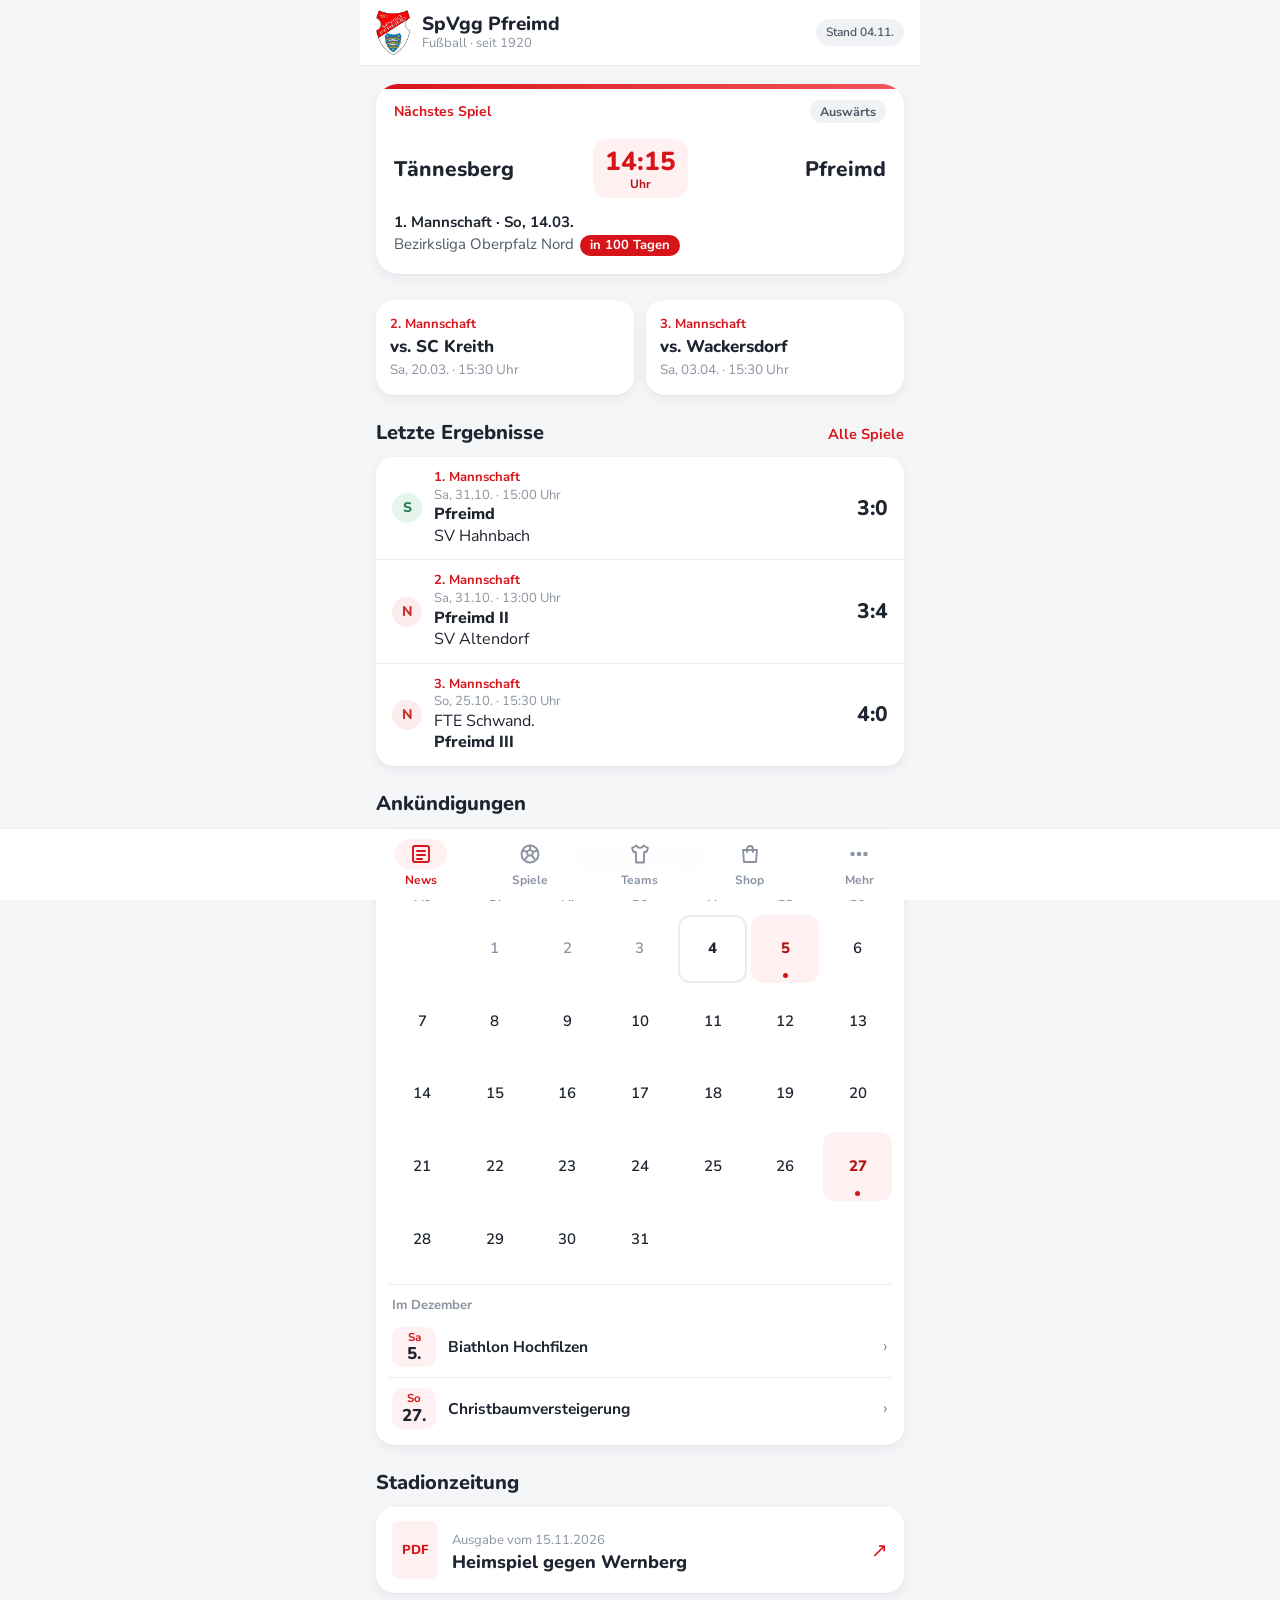
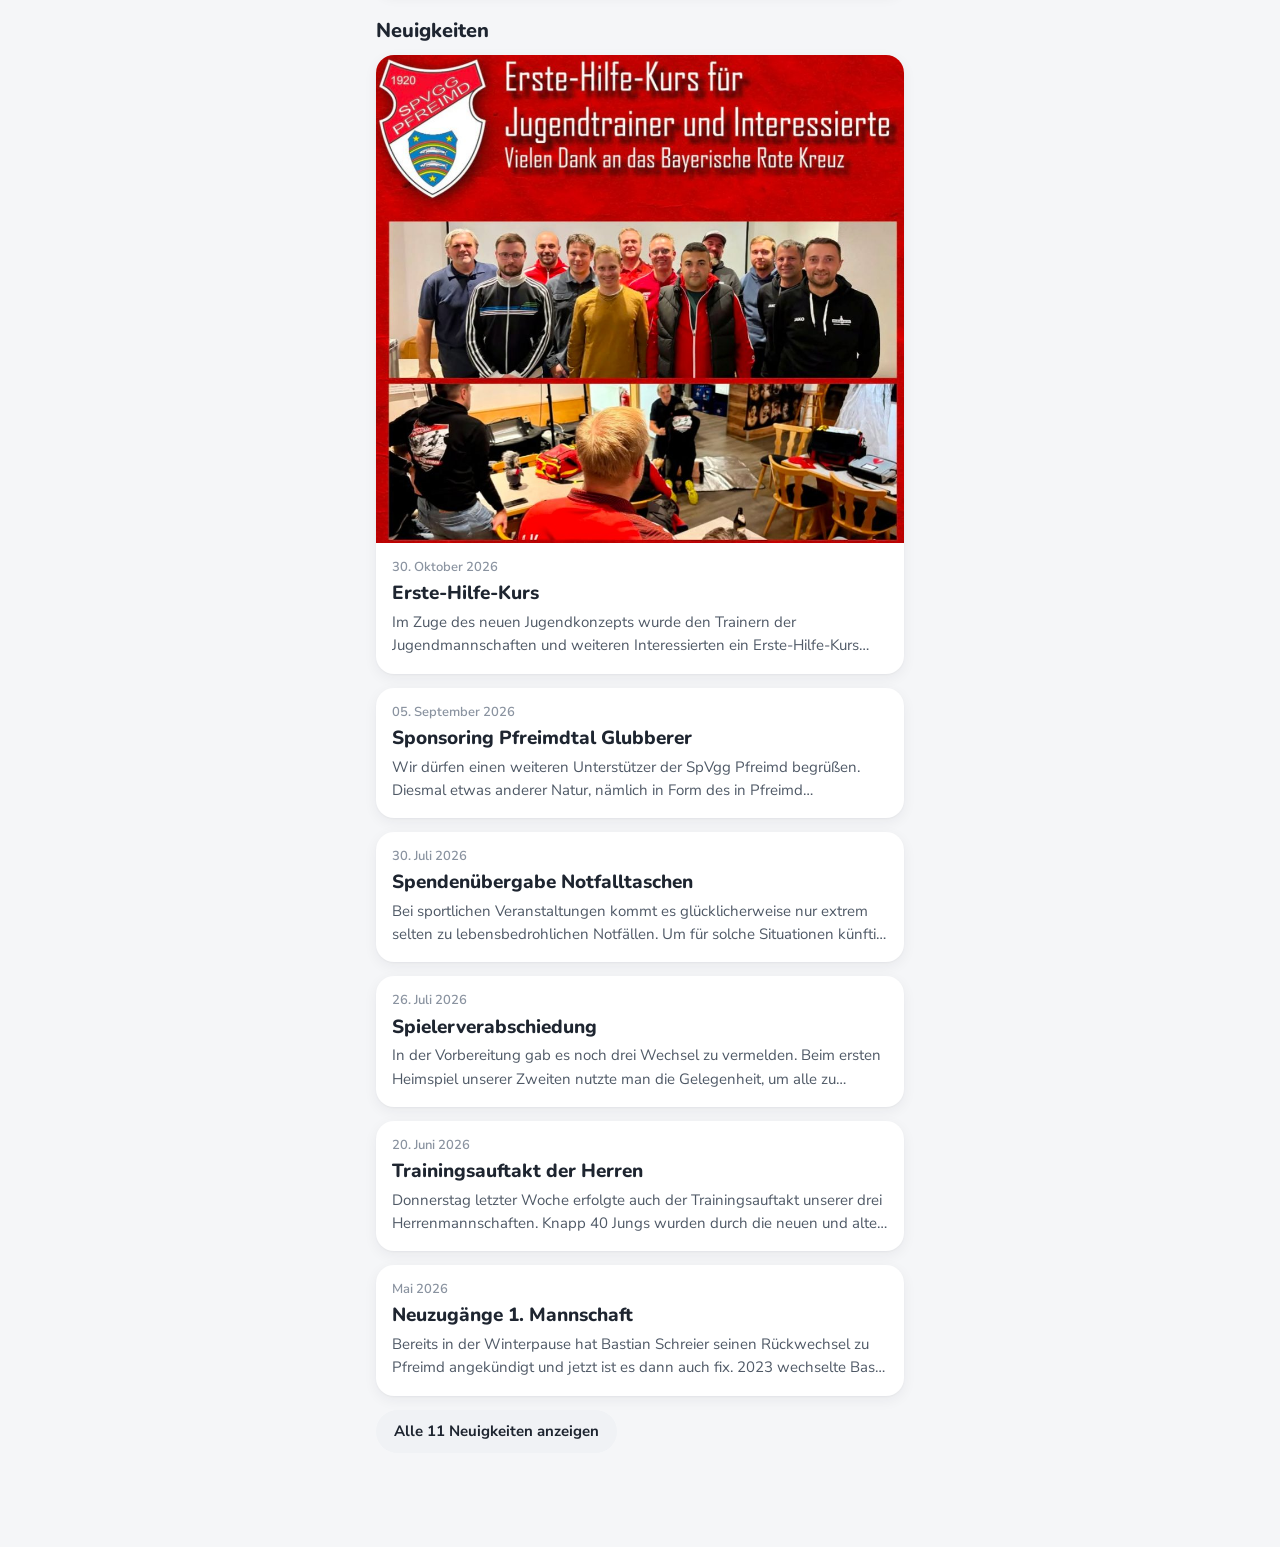
<file: index.html>
<!doctype html>
<html lang="de">
<head>
<meta charset="utf-8">
<meta name="viewport" content="width=device-width, initial-scale=1, viewport-fit=cover">
<title>SpVgg Pfreimd</title>
<meta name="description" content="Die App der SpVgg Pfreimd, Abteilung Fußball: News, Spiele, Tabellen, Teams und Fanshop.">
<meta name="theme-color" content="#FFFFFF">
<link rel="manifest" href="manifest.webmanifest">
<link rel="icon" href="img/icon-192.png" type="image/png">
<link rel="apple-touch-icon" href="img/apple-touch-icon.png">
<meta name="apple-mobile-web-app-capable" content="yes">
<meta name="apple-mobile-web-app-status-bar-style" content="default">
<meta name="apple-mobile-web-app-title" content="SpVgg Pfreimd">
<link rel="preconnect" href="https://fonts.googleapis.com">
<link rel="preconnect" href="https://fonts.gstatic.com" crossorigin>
<link rel="stylesheet" href="https://fonts.googleapis.com/css2?family=Nunito:wght@700;800&family=Nunito+Sans:wght@400;600;700&display=swap">
<link rel="stylesheet" href="style.css">
<script src="app.js" defer></script>
</head>
<body>
<div class="app">
  <header class="top"><div class="top-in gutter">
    <img src="img/wappen.webp" alt="Wappen SpVgg Pfreimd" width="34" height="45">
    <div class="brand"><b>SpVgg Pfreimd</b><span>Fußball · seit 1920</span></div>
    <span class="src" id="src">Stand 04.11.</span>
  </div></header>
  <main id="view" class="gutter view"></main>
</div>

<nav class="tabs" aria-label="Bereiche"><div class="tabs-in">
  <a href="#news" data-tab="news"><svg viewBox="0 0 24 24"><rect x="4" y="4" width="16" height="16" rx="2"/><path d="M8 9h8M8 13h8M8 17h5"/></svg>News</a>
  <a href="#spiele" data-tab="spiele"><svg viewBox="0 0 24 24"><circle cx="12" cy="12" r="8.5"/><path d="M12 7.5l3.2 2.3-1.2 3.7h-4l-1.2-3.7zM12 3.5v4M15.2 9.8l4-1.3M14 13.5l2.4 3.4M10 13.5l-2.4 3.4M8.8 9.8l-4-1.3"/></svg>Spiele</a>
  <a href="#teams" data-tab="teams"><svg viewBox="0 0 24 24"><path d="M8.5 3.5L4 6l1.5 4H8v10.5h8V10h2.5L20 6l-4.5-2.5c-.5 1.4-1.8 2.3-3.5 2.3S9 4.9 8.5 3.5z"/></svg>Teams</a>
  <a href="#shop" data-tab="shop"><svg viewBox="0 0 24 24"><path d="M5 8h14l-1 12H6z"/><path d="M9 10V7a3 3 0 016 0v3"/></svg>Shop</a>
  <a href="#mehr" data-tab="mehr"><svg viewBox="0 0 24 24"><circle cx="5.5" cy="12" r="1.3"/><circle cx="12" cy="12" r="1.3"/><circle cx="18.5" cy="12" r="1.3"/></svg>Mehr</a>
</div></nav>

<div class="sheet" id="sheet" hidden role="dialog" aria-modal="true" aria-labelledby="sheet-title">
  <div class="bar"><div class="bar-in gutter"><button class="back" id="back" type="button">‹ Zurück</button></div></div>
  <div class="body gutter" id="sheet-body"></div>
</div>
</body>
</html>
</file>
<file: style.css>
/* =========================================================
   SpVgg Pfreimd App – Gestaltung (Version 1.1, helles Design)
   Alle Farben und Schriften stehen ganz oben in :root.
   Vereinsrot = --red. Die App ist bewusst immer hell.
   ========================================================= */
html{-webkit-text-size-adjust:100%}
html,body{margin:0}
:root{padding-top:env(safe-area-inset-top,0px)}
img{max-width:100%}
[hidden]{display:none!important}
img{transition:opacity .3s ease}
img[data-wait]{opacity:0}

/* Layout: App-Rahmen max. 560px, weiße Kopfleiste oben, Leiste unten, helle Karten dazwischen. */
:root{
  color-scheme:light;
  --red:#D7141A;          /* Vereinsrot für Akzente */
  --red-dark:#B30F14;
  --red-soft:#FFF1F1;     /* zartes Rot für Flächen */
  --bg:#F5F6F8;           /* Seitengrund */
  --surface:#FFFFFF;      /* Karten */
  --surface-2:#F0F2F5;
  --ink:#1E2530;          /* Haupttext */
  --ink-2:#4F5966;
  --ink-3:#8A93A0;
  --line:#E9ECF0;
  --win:#23804F;  --win-bg:#E6F4EC;
  --draw:#5F6875; --draw-bg:#EDEFF2;
  --loss:#C9302C; --loss-bg:#FDECEC;
  --f-head:"Nunito","Trebuchet MS",system-ui,sans-serif;   /* Überschriften & Zahlen */
  --f-body:"Nunito Sans",-apple-system,BlinkMacSystemFont,"Segoe UI",Roboto,sans-serif;
  --r:18px;
  --shadow:0 1px 2px rgba(30,37,48,.04),0 4px 14px rgba(30,37,48,.06);
}

*{box-sizing:border-box}
html,body{background:var(--bg)}
body{color:var(--ink);font-family:var(--f-body);font-size:16px;line-height:1.55;-webkit-tap-highlight-color:transparent}
body::before{content:"";position:fixed;inset:0 0 auto;height:env(safe-area-inset-top,0px);z-index:30;background:var(--surface)}
button{font:inherit;color:inherit}
a{color:inherit}
:focus-visible{outline:3px solid rgba(215,20,26,.35);outline-offset:2px;border-radius:8px}

.app{max-width:560px;margin:0 auto;min-height:100vh;padding-bottom:calc(84px + env(safe-area-inset-bottom,0px))}
.gutter{padding-left:max(16px,env(safe-area-inset-left,0px));padding-right:max(16px,env(safe-area-inset-right,0px))}

/* Kopfleiste */
.top{position:sticky;top:env(safe-area-inset-top,0px);z-index:20;background:rgba(255,255,255,.94);backdrop-filter:saturate(1.4) blur(10px);-webkit-backdrop-filter:saturate(1.4) blur(10px);border-bottom:1px solid var(--line)}
.top-in{display:flex;align-items:center;gap:12px;padding-block:10px;max-width:560px;margin:0 auto}
.top img{width:34px;height:auto}
.brand{display:flex;flex-direction:column;line-height:1.15}
.brand b{font-family:var(--f-head);font-weight:800;font-size:19px;color:var(--ink)}
.brand span{font-size:13px;color:var(--ink-3)}
.src{margin-left:auto;font-size:12px;font-weight:600;color:var(--ink-2);background:var(--surface-2);padding:4px 10px;border-radius:99px;white-space:nowrap}

main{padding-block:18px 10px}
.pane{display:flex;flex-direction:column;gap:26px}
.sec{display:flex;flex-direction:column;gap:12px}
.h{font-family:var(--f-head);font-weight:800;font-size:20px;line-height:1.2;color:var(--ink);margin:0;display:flex;align-items:baseline;justify-content:space-between;gap:8px}
.h a,.h button{font-family:var(--f-body);font-size:14.5px;font-weight:700;color:var(--red);background:none;border:0;padding:0;cursor:pointer;text-decoration:none}
.card{background:var(--surface);border-radius:var(--r);box-shadow:var(--shadow)}
.muted{color:var(--ink-3)}
.tabnum{font-variant-numeric:tabular-nums}

/* Nächstes Spiel */
.next{background:var(--surface);border-radius:22px;box-shadow:var(--shadow);padding:16px 18px 18px;position:relative;overflow:hidden}
.next::before{content:"";position:absolute;inset:0 0 auto;height:5px;background:linear-gradient(90deg,var(--red),#F0565A)}
.next .lbl{display:flex;justify-content:space-between;align-items:center;gap:8px;font-size:14px;font-weight:700;color:var(--red)}
.next .lbl span:last-child{font-size:12.5px;font-weight:700;color:var(--ink-2);background:var(--surface-2);padding:2px 10px;border-radius:99px}
.next .vs{display:grid;grid-template-columns:minmax(0,1fr) auto minmax(0,1fr);align-items:center;gap:10px;margin:16px 0 14px}
.next .tm{font-family:var(--f-head);font-weight:800;font-size:clamp(18px,5vw,21px);line-height:1.15;text-wrap:balance;hyphens:auto;-webkit-hyphens:auto;color:var(--ink)}
.next .tm:last-child{text-align:right}
.next .mid{font-family:var(--f-head);font-weight:800;font-size:26px;line-height:1;text-align:center;color:var(--red);background:var(--red-soft);border-radius:14px;padding:10px 12px 8px}
.next .mid small{display:block;font-size:12px;font-family:var(--f-body);font-weight:700;margin-top:3px;color:var(--red-dark)}
.next .when{font-size:15px;color:var(--ink-2);line-height:1.45}
.next .when b{color:var(--ink);font-weight:700}
.pill{display:inline-block;background:var(--red);color:#fff;border-radius:99px;padding:1px 10px;font-size:13px;font-weight:700;margin-left:6px}

.minis{display:grid;grid-template-columns:1fr 1fr;gap:12px}
.mini{padding:14px;display:flex;flex-direction:column;gap:3px;min-width:0;border:0;text-align:left;cursor:pointer}
.mini .t{font-size:13px;font-weight:700;color:var(--red)}
.mini .o{font-family:var(--f-head);font-weight:800;font-size:17px;line-height:1.2}
.mini .d{font-size:13.5px;color:var(--ink-3)}

/* Ergebnisliste */
.rows{display:flex;flex-direction:column}
.row{display:grid;grid-template-columns:auto 1fr auto;gap:12px;align-items:center;padding:12px 16px;border-top:1px solid var(--line)}
.row:first-child{border-top:0}
.row .meta{font-size:13px;color:var(--ink-3)}
.row .teams{min-width:0;line-height:1.35}
.row .teams div{white-space:nowrap;overflow:hidden;text-overflow:ellipsis}
.own{font-weight:800}
.score{font-family:var(--f-head);font-weight:800;font-size:21px;text-align:right;line-height:1.1}
.score.time{font-size:16px;font-weight:700;color:var(--ink-2)}
.badge{width:30px;height:30px;border-radius:50%;display:grid;place-items:center;font-family:var(--f-head);font-weight:800;font-size:14px}
.b-win{background:var(--win-bg);color:var(--win)}
.b-draw{background:var(--draw-bg);color:var(--draw)}
.b-defeat{background:var(--loss-bg);color:var(--loss)}
.b-pre{background:var(--surface-2);color:var(--ink-3)}
.tagline{font-size:13px;font-weight:700;color:var(--red)}

/* Termine */
.events{display:flex;gap:12px;overflow-x:auto;padding:2px 2px 6px;margin:-2px -2px 0;scrollbar-width:none}
.ev{flex:0 0 auto;display:flex;gap:12px;align-items:center;padding:12px 16px 12px 12px}
.cal{width:48px;border-radius:12px;overflow:hidden;text-align:center;background:var(--red-soft)}
.cal i{display:block;font-style:normal;color:var(--red);font-size:12px;font-weight:700;padding-top:4px}
.cal b{display:block;font-family:var(--f-head);font-size:21px;font-weight:800;line-height:1.2;padding-bottom:4px;color:var(--ink)}
.ev span{font-weight:700;font-size:15px;max-width:24ch;min-width:0;line-height:1.3;hyphens:auto;-webkit-hyphens:auto;overflow-wrap:break-word}  /* lange Wörter werden getrennt */

/* Stadionzeitung */
.paper{display:flex;align-items:center;gap:14px;padding:14px 16px;text-decoration:none}
.paper .ic{width:46px;height:58px;border-radius:8px;background:var(--red-soft);color:var(--red);display:grid;place-items:center;flex:none;font-family:var(--f-head);font-weight:800;font-size:13px}
.paper b{display:block;font-family:var(--f-head);font-size:18px;font-weight:800;line-height:1.25}
.paper .go{margin-left:auto;color:var(--red);font-size:20px}

/* News */
.news{display:flex;flex-direction:column;gap:14px}
.nc{display:flex;flex-direction:column;overflow:hidden;border:0;padding:0;text-align:left;cursor:pointer;width:100%}
.nc .img{width:100%;max-width:100%;height:auto;display:block;background:var(--surface-2)}  /* Bild vollständig, nichts abgeschnitten */
.nc .tx{padding:14px 16px 16px;display:flex;flex-direction:column;gap:5px}
.nc h3{margin:0;font-family:var(--f-head);font-weight:800;font-size:19px;line-height:1.25;text-wrap:balance}
.nc p{margin:0;color:var(--ink-2);font-size:15px;display:-webkit-box;-webkit-line-clamp:2;-webkit-box-orient:vertical;overflow:hidden}
.date{font-size:13px;color:var(--ink-3);font-weight:600}

/* Umschalter */
.seg{display:grid;grid-auto-flow:column;grid-auto-columns:1fr;background:var(--surface-2);border-radius:14px;padding:4px;gap:4px}
.seg button{border:0;background:none;padding:8px 6px;border-radius:10px;font-weight:700;font-size:14.5px;cursor:pointer;color:var(--ink-2);white-space:nowrap}
.seg button[aria-pressed="true"]{background:var(--surface);color:var(--ink);box-shadow:var(--shadow)}
.seg.red button[aria-pressed="true"]{background:var(--red);color:#fff}
.liga{font-size:14px;color:var(--ink-2);display:flex;justify-content:space-between;gap:8px;flex-wrap:wrap}

/* Tabelle */
.tblwrap{overflow-x:auto}
table{width:100%;border-collapse:collapse;font-size:14.5px}
th{font-size:12.5px;color:var(--ink-3);font-weight:700;text-align:right;padding:12px 6px 8px}
td{padding:10px 6px;text-align:right;border-top:1px solid var(--line)}
th:nth-child(2),td:nth-child(2){text-align:left;width:100%}
td:first-child,th:first-child{padding-left:14px;text-align:left;width:2.4em}
td:last-child,th:last-child{padding-right:14px;font-weight:800}
td.rk{font-weight:700}
tr.up1 td.rk,tr.up2 td.rk{box-shadow:inset 3px 0 0 var(--win)}
tr.down1 td.rk,tr.down2 td.rk{box-shadow:inset 3px 0 0 var(--loss)}
tr.me td{background:var(--red-soft);font-weight:800;color:var(--red-dark)}
.opt{display:none}
@media (min-width:430px){.opt{display:table-cell}}
.legend{display:flex;gap:16px;font-size:13px;color:var(--ink-3);flex-wrap:wrap}
.legend i{display:inline-block;width:10px;height:10px;border-radius:3px;margin-right:6px;vertical-align:-1px}

/* Teams */
.team{overflow:hidden}
.team .ph{aspect-ratio:16/9;width:100%;max-width:100%;background:radial-gradient(circle at 30% 20%,#fff 0,var(--red-soft) 70%);position:relative;display:grid;place-items:center}
.team .ph img{position:absolute;inset:0;width:100%;height:100%;object-fit:cover}
.team .ph span{font-family:var(--f-head);font-weight:800;font-size:56px;color:var(--red);opacity:.85}
.team .bd{padding:16px;display:flex;flex-direction:column;gap:12px}
.team h3{margin:0;font-family:var(--f-head);font-weight:800;font-size:23px;line-height:1.15}
.stats{display:flex;gap:10px}
.stats div{display:flex;flex-direction:column;background:var(--surface-2);border-radius:12px;padding:8px 12px;min-width:72px}
.stats b{font-family:var(--f-head);font-weight:800;font-size:21px;line-height:1.1}
.stats span{font-size:12.5px;color:var(--ink-3)}
.staff{display:grid;grid-template-columns:auto 1fr;gap:3px 14px;font-size:14.5px;margin:0}
.staff dt{color:var(--ink-3)}
.staff dd{margin:0;font-weight:600}
.btn{display:inline-flex;align-items:center;justify-content:center;gap:6px;border:0;border-radius:99px;background:var(--red);color:#fff;font-weight:700;padding:10px 18px;cursor:pointer;text-decoration:none;font-size:15px}
.btn.ghost{background:var(--surface-2);color:var(--ink)}

/* Shop */
.chips{display:flex;gap:8px;overflow-x:auto;scrollbar-width:none;padding-bottom:2px}
.chip{flex:none;border:1px solid var(--line);background:var(--surface);border-radius:99px;padding:7px 14px;font-size:14px;font-weight:700;cursor:pointer;color:var(--ink-2)}
.chip[aria-pressed="true"]{background:var(--red);color:#fff;border-color:var(--red)}
.grid{display:grid;grid-template-columns:repeat(2,minmax(0,1fr));gap:12px}
.prod{display:flex;flex-direction:column;overflow:hidden;text-decoration:none}
.prod .pi{aspect-ratio:1;width:100%;max-width:100%;background:var(--surface-2);display:grid;place-items:center;position:relative}
.prod .pi img.real{position:absolute;inset:0;width:100%;height:100%;object-fit:contain;background:#fff}
.prod .pi img.ph{width:32%;opacity:.3}
.prod .pb{padding:10px 14px 14px;display:flex;flex-direction:column;gap:2px;flex:1}
.prod b{font-weight:700;font-size:15px;line-height:1.3}
.prod .var{font-size:13px;color:var(--ink-3)}
.prod .pr{margin-top:auto;padding-top:6px;font-family:var(--f-head);font-weight:800;font-size:18px;color:var(--red)}
.note{font-size:14.5px;color:var(--ink-2);background:var(--red-soft);border-radius:14px;padding:12px 16px;margin:0}

/* Mehr */
.list{display:flex;flex-direction:column}
.li{display:flex;align-items:center;gap:12px;padding:14px 16px;border:0;border-top:1px solid var(--line);background:none;text-align:left;width:100%;cursor:pointer;text-decoration:none;font-size:16px;font-weight:600}
.li:first-child{border-top:0}
.li .ext,.li .chev{margin-left:auto;color:var(--ink-3);font-size:16px;font-weight:400}
.li small{display:block;color:var(--ink-3);font-size:13.5px;font-weight:400}
.foot{text-align:center;color:var(--ink-3);font-size:13.5px;padding:8px 0 12px}
.foot b{display:block;font-family:var(--f-head);font-weight:800;font-size:19px;color:var(--red)}

/* Detailansicht */
.sheet{position:fixed;inset:0;z-index:40;background:var(--bg);overflow-y:auto;padding-bottom:calc(24px + env(safe-area-inset-bottom,0px))}
.sheet .bar{position:sticky;top:0;z-index:2;background:rgba(255,255,255,.95);border-bottom:1px solid var(--line);padding-top:env(safe-area-inset-top,0px)}
.sheet .bar-in{display:flex;align-items:center;gap:8px;padding-block:8px;max-width:560px;margin:0 auto}
.back{border:0;background:none;color:var(--red);font-weight:700;font-size:16px;padding:6px 4px;cursor:pointer;display:flex;align-items:center;gap:4px}
.sheet .body{max-width:560px;margin:0 auto;padding-block:18px;display:flex;flex-direction:column;gap:14px}
.sheet h2{margin:0;font-family:var(--f-head);font-weight:800;font-size:27px;line-height:1.2;text-wrap:balance}
.sheet p{margin:0;max-width:65ch;font-size:16.5px;line-height:1.65}
.sheet .hero{width:100%;max-width:100%;border-radius:var(--r);display:block}
.tl{list-style:none;margin:0;padding:0 0 0 20px;border-left:2px solid var(--line);display:flex;flex-direction:column;gap:18px}
.tl li{position:relative}
.tl li::before{content:"";position:absolute;left:-27px;top:5px;width:12px;height:12px;border-radius:50%;background:var(--red);box-shadow:0 0 0 4px var(--bg)}
.tl .when{font-size:13px;font-weight:700;color:var(--red)}
.tl b{display:block;font-family:var(--f-head);font-weight:800;font-size:18px;line-height:1.25}
.tl p{font-size:15px;color:var(--ink-2)}
.kv{display:grid;grid-template-columns:1fr}
.kv div{padding:11px 16px;border-top:1px solid var(--line);font-weight:600}
.kv div:first-child{border-top:0}
.kv span{display:block;font-size:13px;color:var(--ink-3);font-weight:400}
.copy{display:flex;gap:8px;align-items:center;flex-wrap:wrap}
.copy code{font-family:var(--f-body);font-size:16px;font-weight:700;user-select:all;background:var(--surface);padding:8px 12px;border-radius:12px;box-shadow:var(--shadow)}

/* Leiste unten */
.tabs{position:fixed;left:0;right:0;bottom:0;z-index:25;background:rgba(255,255,255,.96);backdrop-filter:blur(10px);-webkit-backdrop-filter:blur(10px);border-top:1px solid var(--line);padding-bottom:env(safe-area-inset-bottom,0px);padding-left:env(safe-area-inset-left,0px);padding-right:env(safe-area-inset-right,0px)}
.tabs-in{max-width:560px;margin:0 auto;display:grid;grid-template-columns:repeat(5,1fr);padding:6px 6px 4px}
.tabs a{display:flex;flex-direction:column;align-items:center;gap:2px;padding:4px 0 6px;text-decoration:none;color:var(--ink-3);font-size:12px;font-weight:700}
.tabs svg{width:24px;height:24px;padding:3px 14px;box-sizing:content-box;border-radius:99px;fill:none;stroke:currentColor;stroke-width:1.9;stroke-linecap:round;stroke-linejoin:round;transition:background .15s}
.tabs a[aria-current="page"]{color:var(--red)}
.tabs a[aria-current="page"] svg{background:var(--red-soft)}
@media (prefers-reduced-motion:no-preference){.view{animation:in .2s ease-out}@keyframes in{from{opacity:.5;transform:translateY(4px)}}}

/* Jugend (ab Version 1.6) */
.chipsep{flex:none;width:1px;background:var(--line);margin:4px 2px}
.score.state{font-size:13px;font-weight:700;color:var(--ink-3);font-family:var(--f-body)}
.ylist{display:flex;flex-direction:column;gap:10px}
.yt{display:flex;align-items:center;gap:14px;padding:10px 14px 10px 10px;text-decoration:none}
.yph{width:76px;height:56px;flex:none;border-radius:12px;overflow:hidden;position:relative;background:radial-gradient(circle at 30% 20%,#fff 0,var(--red-soft) 75%);display:grid;place-items:center}
.yph b{font-family:var(--f-head);font-weight:800;font-size:20px;color:var(--red)}
.yph img{position:absolute;inset:0;width:100%;height:100%;object-fit:cover}
.ytx{display:flex;flex-direction:column;min-width:0;line-height:1.3}
.ytx b{font-family:var(--f-head);font-weight:800;font-size:17px}
.ytx span{font-size:13.5px;color:var(--ink-3);overflow:hidden;text-overflow:ellipsis;white-space:nowrap}
.ypos{margin-left:auto;display:flex;flex-direction:column;align-items:center;background:var(--surface-2);border-radius:12px;padding:6px 10px;min-width:56px}
.ypos b{font-family:var(--f-head);font-weight:800;font-size:18px;line-height:1.1}
.ypos small{font-size:11.5px;color:var(--ink-3)}
.yt .chev{margin-left:auto;color:var(--ink-3);font-size:18px}
.opt-x{display:none}

/* Redaktion (ab Version 1.7) */
.form{display:flex;flex-direction:column;gap:16px}
.form label,.field{display:flex;flex-direction:column;gap:6px;font-weight:700;font-size:14.5px}
.flabel{font-weight:700;font-size:14.5px}
.form input:not([type=checkbox]):not([type=file]),.form textarea{font:inherit;font-size:16px;font-weight:400;padding:11px 14px;border:1px solid var(--line);border-radius:12px;background:var(--surface);color:var(--ink);width:100%}
.form input:focus,.form textarea:focus{outline:none;border-color:var(--red);box-shadow:0 0 0 3px rgba(215,20,26,.15)}
.form textarea{resize:vertical;min-height:200px;line-height:1.55}
.hint{font-weight:400;font-size:13.5px;color:var(--ink-3)}
.form .check{flex-direction:row;align-items:center;gap:10px;font-weight:600}
.form .check input{width:20px;height:20px;accent-color:var(--red)}
.formbtns{display:flex;gap:10px;flex-wrap:wrap}
.formbtns .btn[disabled]{opacity:.45}
.formmsg{margin:0;color:var(--loss);font-weight:600;font-size:14.5px}
.formmsg:empty{display:none}
.btn.danger{background:var(--loss-bg);color:var(--loss)}
.filebtn{position:relative;font-size:15px !important}
.vh{position:absolute;width:1px;height:1px;opacity:0;overflow:hidden;pointer-events:none}
.prev{width:100%;max-height:260px;object-fit:cover;border-radius:14px;display:block}
.draft{color:var(--red);font-weight:700}
.pre{white-space:pre-line}
p.li{margin:0;cursor:default}
.toast{position:fixed;left:50%;transform:translateX(-50%);bottom:calc(92px + env(safe-area-inset-bottom,0px));z-index:60;background:var(--ink);color:#fff;padding:11px 16px;border-radius:14px;font-weight:600;font-size:14.5px;box-shadow:0 6px 20px rgba(0,0,0,.2);width:max-content;max-width:calc(100% - 32px)}

/* Homepage-Seiten wie das Leitbild (ab Version 1.8) */
.wpc{display:flex;flex-direction:column;gap:12px}
.wpc > figure,.wpc figure{margin:0}
.wpc img{width:100%;height:auto;border-radius:14px;display:block}
.wpsec{overflow:hidden}
.wpsec summary{list-style:none;cursor:pointer;padding:15px 16px;font-family:var(--f-head);font-weight:800;font-size:18px;display:flex;align-items:center;justify-content:space-between;gap:12px}
.wpsec summary::-webkit-details-marker{display:none}
.wpsec summary::after{content:"›";color:var(--red);font-size:22px;line-height:1;transition:transform .2s}
.wpsec[open] summary::after{transform:rotate(90deg)}
.wpbody{padding:0 16px 16px;display:flex;flex-direction:column;gap:10px}
.wpbody p,.wpbody li{margin:0;font-size:16px;line-height:1.6;max-width:65ch}
.wpbody h4{margin:8px 0 0;font-family:var(--f-head);font-weight:800;font-size:17px;color:var(--red)}
.wpbody hr{border:0;border-top:1px solid var(--line);margin:4px 0;width:100%}
.wpbody img{max-width:100%;width:auto;margin:0 auto}

/* Ankündigungen mit Mini-Vorschau (ab Version 1.9) */
a.ev{text-decoration:none;color:inherit}
.evthumb{width:52px;height:52px;flex:none;border-radius:10px;object-fit:cover;background:var(--surface-2);margin-left:2px}

/* Ankündigungen als Monatskalender (ab Version 1.11) */
.calcard{padding:12px 12px 6px}
.calhead{display:flex;align-items:center;justify-content:space-between;gap:8px;padding:0 2px 8px}
.calhead b{font-family:var(--f-head);font-weight:800;font-size:18px}
.calnav{width:38px;height:38px;border:0;border-radius:50%;background:var(--surface-2);color:var(--ink);font-size:22px;line-height:1;cursor:pointer;display:grid;place-items:center}
.calgrid{display:grid;grid-template-columns:repeat(7,minmax(0,1fr));gap:4px;text-align:center}
.calgrid .wd{font-size:12px;font-weight:700;color:var(--ink-3);padding:2px 0 4px}
.day{aspect-ratio:1;max-width:100%;border:0;background:none;border-radius:12px;font:inherit;font-size:15px;font-weight:600;color:var(--ink);cursor:pointer;position:relative;display:grid;place-items:center;font-variant-numeric:tabular-nums;padding:0}
.day.past{color:var(--ink-3)}
.day.today{box-shadow:inset 0 0 0 2px var(--line);font-weight:800}
.day.has{background:var(--red-soft);color:var(--red-dark);font-weight:800}
.day.has::after{content:"";position:absolute;bottom:5px;left:50%;width:5px;height:5px;margin-left:-2.5px;border-radius:50%;background:var(--red)}
.day.sel{background:var(--red);color:#fff;box-shadow:none}
.day.sel::after{background:#fff}
.day.empty{cursor:default}
.callist{border-top:1px solid var(--line);margin-top:10px;padding-top:4px}
.calsub{font-size:13px;font-weight:700;color:var(--ink-3);padding:6px 4px 2px}
.calnone{margin:0;padding:6px 4px 12px;font-size:14.5px}
.calitem{display:flex;align-items:center;gap:12px;padding:10px 4px;text-decoration:none;color:inherit;border-top:1px solid var(--line)}
.calsub + .calitem{border-top:0}
.calitem.past{opacity:.6}
.cald{width:44px;flex:none;text-align:center;background:var(--red-soft);border-radius:10px;padding:4px 0;line-height:1.15}
.cald i{display:block;font-style:normal;font-size:11.5px;font-weight:700;color:var(--red)}
.cald b{font-family:var(--f-head);font-weight:800;font-size:17px}
.calt{display:flex;flex-direction:column;min-width:0;flex:1;line-height:1.3}
.calt b{font-weight:700;font-size:15.5px}
.calt small{font-size:13px;color:var(--ink-3);white-space:nowrap;overflow:hidden;text-overflow:ellipsis}
.calitem .chev{color:var(--ink-3);font-size:18px}

/* News von der Homepage (v1.15) */
.hpn{display:flex;flex-direction:column;gap:12px}
.hpn p,.hpn li{margin:0;max-width:65ch;font-size:16.5px;line-height:1.65}
.hpn h3,.hpn h4{margin:8px 0 0;font-family:var(--f-head);font-weight:800;font-size:18px;line-height:1.3;color:var(--red)}
.hpn ul,.hpn ol{margin:0;padding-left:22px}
.hpn figure{margin:0}
.hpn img{max-width:100%;height:auto;border-radius:14px;display:block;margin:0 auto}
.hpn a{color:var(--red);overflow-wrap:anywhere}
.news > .btn{justify-self:start;align-self:flex-start}
</file>
